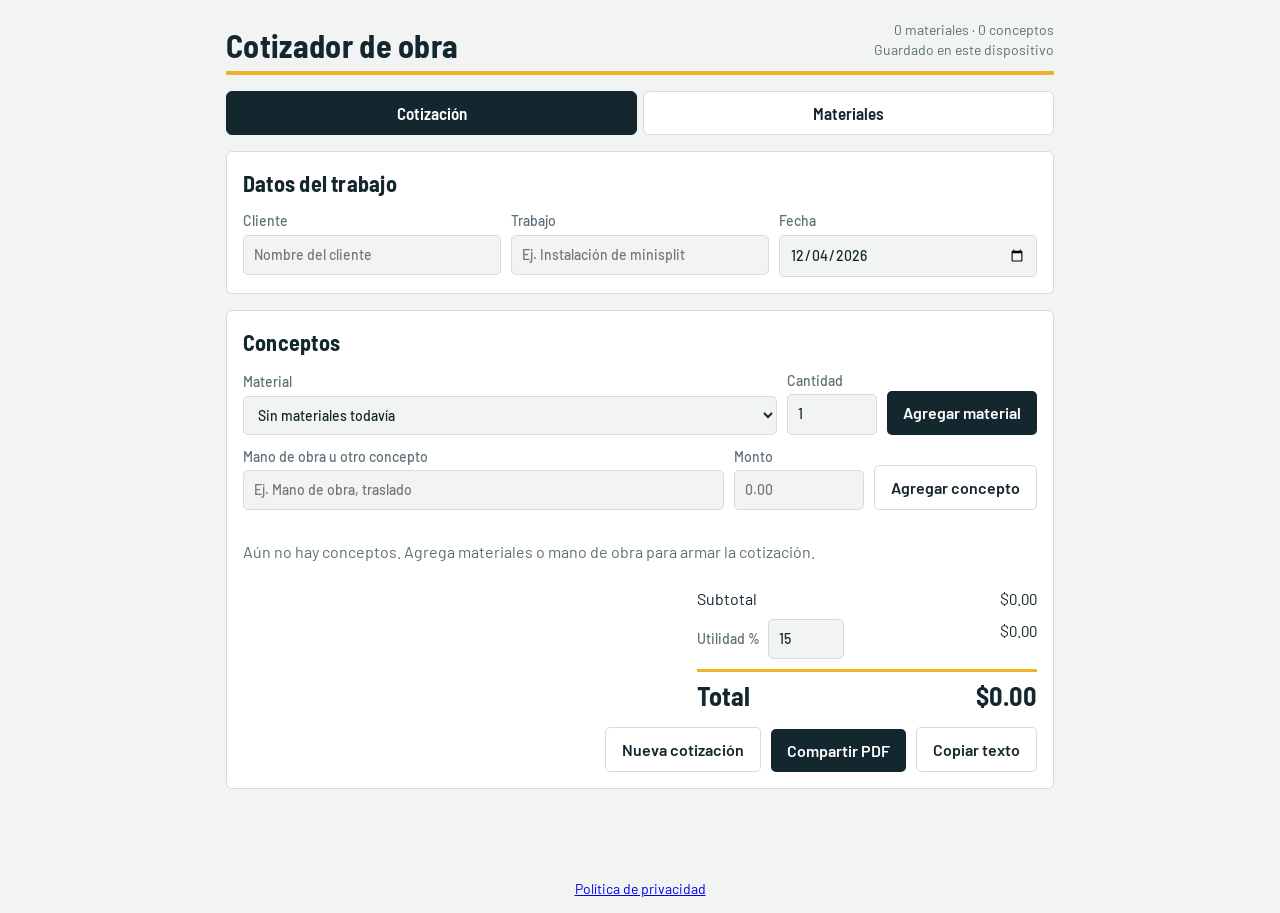
<file: index.html>
<!DOCTYPE html>
<html lang="es">
<head>
<meta charset="utf-8">
<meta name="viewport" content="width=device-width, initial-scale=1, viewport-fit=cover">
<title>Cotizador de obra</title>
<link rel="stylesheet" href="css/styles.css">
<meta name="theme-color" content="#14262e">
<link rel="manifest" href="manifest.webmanifest">
<link rel="icon" href="icons/icon-192.png">
<link rel="apple-touch-icon" href="icons/icon-192.png">
</head>
<body>
<div class="wrap">
<header><h1>Cotizador de obra</h1><div style="text-align:right"><div class="meta" id="count"></div><div class="meta">Guardado en este dispositivo</div></div></header>
<div class="tabs" role="tablist">
<button class="tab" role="tab" id="t-q" aria-selected="true">Cotización</button>
<button class="tab" role="tab" id="t-m" aria-selected="false">Materiales</button>
</div>

<section id="v-q">
<div class="panel">
<h2>Datos del trabajo</h2>
<div class="grid">
<label>Cliente<input id="cli" placeholder="Nombre del cliente"></label>
<label>Trabajo<input id="job" placeholder="Ej. Instalación de minisplit"></label>
<label>Fecha<input id="fec" type="date"></label>
</div>
</div>
<div class="panel">
<h2>Conceptos</h2>
<div class="row" style="margin-top:0">
<label style="flex:2;min-width:180px">Material<select id="selM"></select></label>
<label style="width:90px">Cantidad<input id="selQ" type="number" min="0" step="any" value="1"></label>
<button class="btn" id="addM">Agregar material</button>
</div>
<div class="row">
<label style="flex:2;min-width:180px">Mano de obra u otro concepto<input id="lab" placeholder="Ej. Mano de obra, traslado"></label>
<label style="width:130px">Monto<input id="labP" type="number" min="0" step="any" placeholder="0.00"></label>
<button class="btn ghost" id="addL">Agregar concepto</button>
</div>
<div id="lines"></div>
<div class="totals">
<div><span>Subtotal</span><span class="num" id="sub"></span></div>
<div><label style="display:flex;align-items:center;gap:8px">Utilidad %<input id="mar" type="number" min="0" step="any" value="15" style="width:76px;margin:0"></label><span class="num" id="marV"></span></div>
<div class="grand"><span>Total</span><span class="num" id="tot"></span></div>
</div>
<div class="row noprint" style="justify-content:flex-end">
<button class="btn ghost" id="clr">Nueva cotización</button>
<button class="btn" id="shr">Compartir PDF</button>
<button class="btn ghost" id="cpy">Copiar texto</button>
</div>
</div>
</section>

<section id="v-m" hidden>
<div class="panel">
<h2 id="mTitle">Agregar material</h2>
<div class="grid">
<label>Nombre<input id="mN" placeholder="Ej. Tubo de cobre 3/8"></label>
<label>Unidad<input id="mU" placeholder="pza, m, kg…"></label>
<label>Precio por unidad<input id="mP" type="number" min="0" step="any" placeholder="0.00"></label>
<label>Foto (opcional)<input id="mF" type="file" accept="image/*"></label>
</div>
<div class="row">
<button class="btn" id="mS">Guardar material</button>
<button class="btn ghost" id="mC" hidden>Cancelar edición</button>
</div>
</div>
<div class="panel">
<h2>Mis materiales</h2>
<div id="mList"></div>
</div>
</section>
</div>
<p class="meta noprint" id="adStatus" hidden style="text-align:center;white-space:pre-line;font-size:12px"></p>
<p class="meta noprint" style="text-align:center"><button class="btn ghost sm" id="privBtn" hidden>Privacidad y anuncios</button> <a href="privacidad/">Política de privacidad</a></p>
<div class="toast" id="toast" role="status"></div>

<script src="js/vendor/capacitor.js"></script>
<script src="js/utils.js"></script>
<script src="js/state.js"></script>
<script src="js/materials.js"></script>
<script src="js/quote.js"></script>
<script src="js/render.js"></script>
<script src="js/vendor/jspdf.umd.min.js"></script>
<script src="js/pdf.js"></script>
<script src="js/ads-config.js"></script>
<script src="js/ads.js"></script>
<script src="js/main.js"></script>
<script>if("serviceWorker" in navigator&&location.protocol.indexOf("http")===0)navigator.serviceWorker.register("sw.js").catch(function(){});</script>
</body>
</html>
</file>
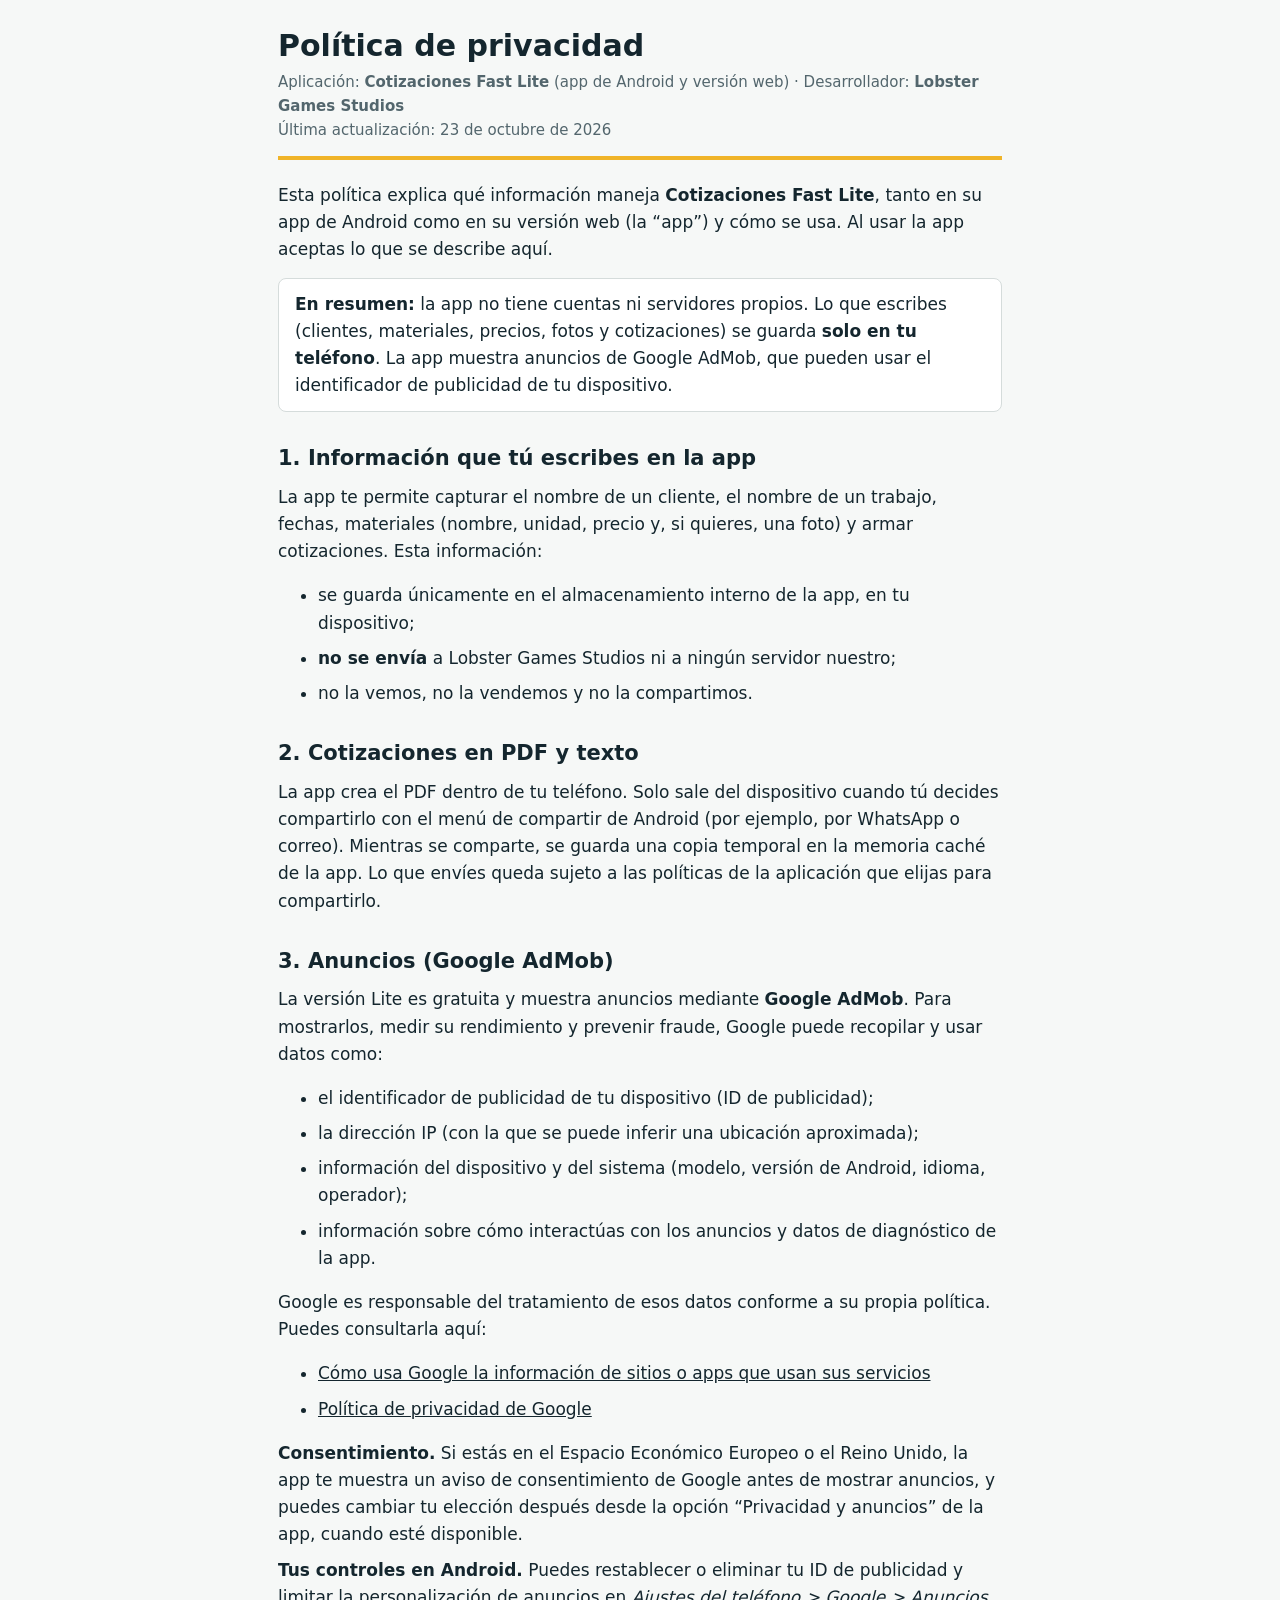
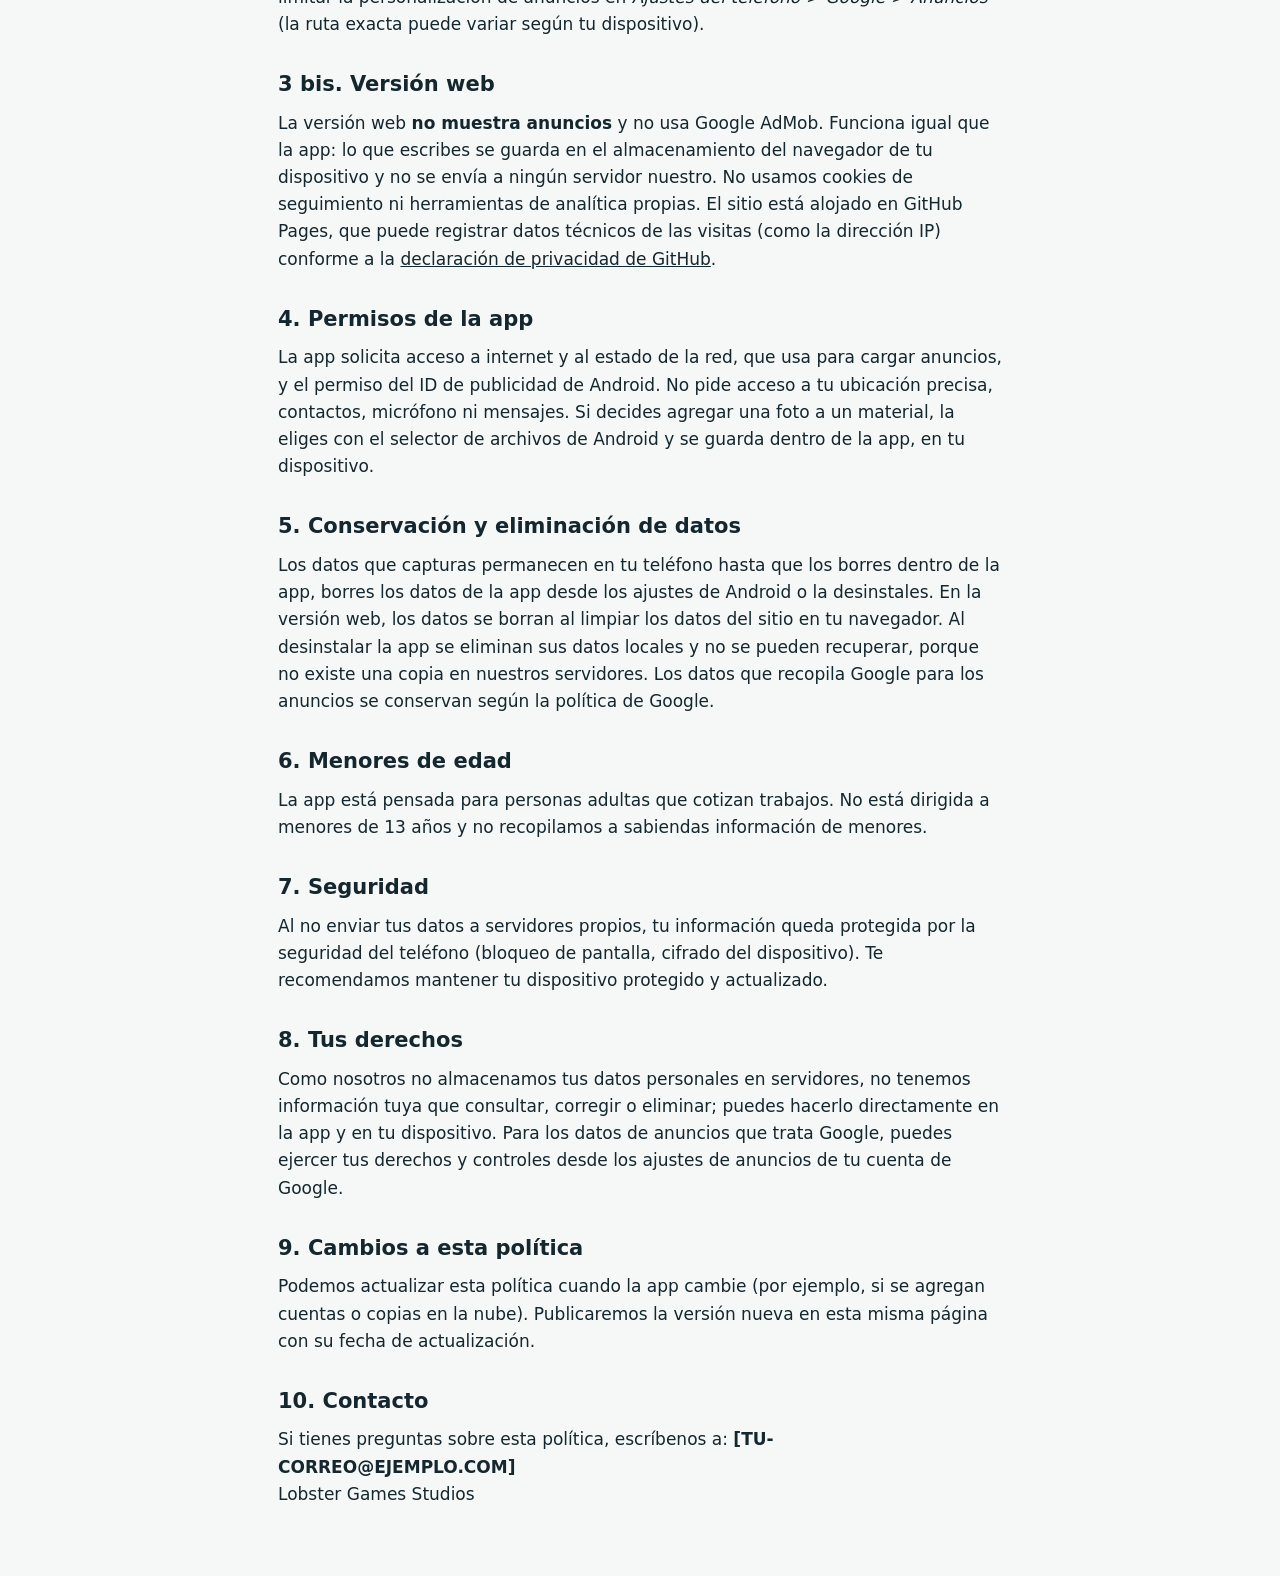
<file: privacidad/index.html>
<!DOCTYPE html>
<html lang="es-MX">
<head>
<meta charset="utf-8">
<meta name="viewport" content="width=device-width, initial-scale=1">
<title>Política de privacidad – Cotizaciones Fast Lite</title>
<style>
:root{--bg:#f6f8f7;--ink:#14262e;--mute:#53666d;--line:#d5dcdb;--acc:#f0b429;--card:#fff}
@media (prefers-color-scheme:dark){:root{--bg:#0f1a1f;--ink:#e8eeee;--mute:#9fb1b7;--line:#2d4049;--card:#18272e}}
*{box-sizing:border-box}
body{margin:0;background:var(--bg);color:var(--ink);font:17px/1.6 system-ui,-apple-system,"Segoe UI",Roboto,Arial,sans-serif}
main{max-width:760px;margin:0 auto;padding:28px 18px 60px}
header{border-bottom:4px solid var(--acc);padding-bottom:14px;margin-bottom:22px}
h1{font-size:30px;line-height:1.2;margin:0 0 6px}
h2{font-size:21px;margin:30px 0 8px}
p,li{margin:8px 0}
.mute{color:var(--mute);font-size:15px}
.box{background:var(--card);border:1px solid var(--line);border-radius:8px;padding:12px 16px;margin:14px 0}
a{color:inherit}
</style>
</head>
<body>
<main>
<header>
<h1>Política de privacidad</h1>
<div class="mute">Aplicación: <strong>Cotizaciones Fast Lite</strong> (app de Android y versión web) · Desarrollador: <strong>Lobster Games Studios</strong><br>Última actualización: 23 de octubre de 2026</div>
</header>

<p>Esta política explica qué información maneja <strong>Cotizaciones Fast Lite</strong>, tanto en su app de Android como en su versión web (la “app”) y cómo se usa. Al usar la app aceptas lo que se describe aquí.</p>

<div class="box"><strong>En resumen:</strong> la app no tiene cuentas ni servidores propios. Lo que escribes (clientes, materiales, precios, fotos y cotizaciones) se guarda <strong>solo en tu teléfono</strong>. La app muestra anuncios de Google AdMob, que pueden usar el identificador de publicidad de tu dispositivo.</div>

<h2>1. Información que tú escribes en la app</h2>
<p>La app te permite capturar el nombre de un cliente, el nombre de un trabajo, fechas, materiales (nombre, unidad, precio y, si quieres, una foto) y armar cotizaciones. Esta información:</p>
<ul>
<li>se guarda únicamente en el almacenamiento interno de la app, en tu dispositivo;</li>
<li><strong>no se envía</strong> a Lobster Games Studios ni a ningún servidor nuestro;</li>
<li>no la vemos, no la vendemos y no la compartimos.</li>
</ul>

<h2>2. Cotizaciones en PDF y texto</h2>
<p>La app crea el PDF dentro de tu teléfono. Solo sale del dispositivo cuando tú decides compartirlo con el menú de compartir de Android (por ejemplo, por WhatsApp o correo). Mientras se comparte, se guarda una copia temporal en la memoria caché de la app. Lo que envíes queda sujeto a las políticas de la aplicación que elijas para compartirlo.</p>

<h2>3. Anuncios (Google AdMob)</h2>
<p>La versión Lite es gratuita y muestra anuncios mediante <strong>Google AdMob</strong>. Para mostrarlos, medir su rendimiento y prevenir fraude, Google puede recopilar y usar datos como:</p>
<ul>
<li>el identificador de publicidad de tu dispositivo (ID de publicidad);</li>
<li>la dirección IP (con la que se puede inferir una ubicación aproximada);</li>
<li>información del dispositivo y del sistema (modelo, versión de Android, idioma, operador);</li>
<li>información sobre cómo interactúas con los anuncios y datos de diagnóstico de la app.</li>
</ul>
<p>Google es responsable del tratamiento de esos datos conforme a su propia política. Puedes consultarla aquí:</p>
<ul>
<li><a href="https://policies.google.com/technologies/partner-sites" rel="noopener">Cómo usa Google la información de sitios o apps que usan sus servicios</a></li>
<li><a href="https://policies.google.com/privacy" rel="noopener">Política de privacidad de Google</a></li>
</ul>
<p><strong>Consentimiento.</strong> Si estás en el Espacio Económico Europeo o el Reino Unido, la app te muestra un aviso de consentimiento de Google antes de mostrar anuncios, y puedes cambiar tu elección después desde la opción “Privacidad y anuncios” de la app, cuando esté disponible.</p>
<p><strong>Tus controles en Android.</strong> Puedes restablecer o eliminar tu ID de publicidad y limitar la personalización de anuncios en <em>Ajustes del teléfono &gt; Google &gt; Anuncios</em> (la ruta exacta puede variar según tu dispositivo).</p>

<h2>3 bis. Versión web</h2>
<p>La versión web <strong>no muestra anuncios</strong> y no usa Google AdMob. Funciona igual que la app: lo que escribes se guarda en el almacenamiento del navegador de tu dispositivo y no se envía a ningún servidor nuestro. No usamos cookies de seguimiento ni herramientas de analítica propias. El sitio está alojado en GitHub Pages, que puede registrar datos técnicos de las visitas (como la dirección IP) conforme a la <a href="https://docs.github.com/en/site-policy/privacy-policies/github-general-privacy-statement" rel="noopener">declaración de privacidad de GitHub</a>.</p>

<h2>4. Permisos de la app</h2>
<p>La app solicita acceso a internet y al estado de la red, que usa para cargar anuncios, y el permiso del ID de publicidad de Android. No pide acceso a tu ubicación precisa, contactos, micrófono ni mensajes. Si decides agregar una foto a un material, la eliges con el selector de archivos de Android y se guarda dentro de la app, en tu dispositivo.</p>

<h2>5. Conservación y eliminación de datos</h2>
<p>Los datos que capturas permanecen en tu teléfono hasta que los borres dentro de la app, borres los datos de la app desde los ajustes de Android o la desinstales. En la versión web, los datos se borran al limpiar los datos del sitio en tu navegador. Al desinstalar la app se eliminan sus datos locales y no se pueden recuperar, porque no existe una copia en nuestros servidores. Los datos que recopila Google para los anuncios se conservan según la política de Google.</p>

<h2>6. Menores de edad</h2>
<p>La app está pensada para personas adultas que cotizan trabajos. No está dirigida a menores de 13 años y no recopilamos a sabiendas información de menores.</p>

<h2>7. Seguridad</h2>
<p>Al no enviar tus datos a servidores propios, tu información queda protegida por la seguridad del teléfono (bloqueo de pantalla, cifrado del dispositivo). Te recomendamos mantener tu dispositivo protegido y actualizado.</p>

<h2>8. Tus derechos</h2>
<p>Como nosotros no almacenamos tus datos personales en servidores, no tenemos información tuya que consultar, corregir o eliminar; puedes hacerlo directamente en la app y en tu dispositivo. Para los datos de anuncios que trata Google, puedes ejercer tus derechos y controles desde los ajustes de anuncios de tu cuenta de Google.</p>

<h2>9. Cambios a esta política</h2>
<p>Podemos actualizar esta política cuando la app cambie (por ejemplo, si se agregan cuentas o copias en la nube). Publicaremos la versión nueva en esta misma página con su fecha de actualización.</p>

<h2>10. Contacto</h2>
<p>Si tienes preguntas sobre esta política, escríbenos a: <strong>[TU-CORREO@EJEMPLO.COM]</strong><br>Lobster Games Studios</p>
</main>
</body>
</html>
</file>
<file: css/styles.css>
@font-face{font-family:'Barlow';font-weight:400;font-style:normal;font-display:swap;src:url(../fonts/barlow-latin-400-normal.woff2) format('woff2')}
@font-face{font-family:'Barlow';font-weight:500;font-style:normal;font-display:swap;src:url(../fonts/barlow-latin-500-normal.woff2) format('woff2')}
@font-face{font-family:'Barlow';font-weight:600;font-style:normal;font-display:swap;src:url(../fonts/barlow-latin-600-normal.woff2) format('woff2')}
@font-face{font-family:'Barlow Semi Condensed';font-weight:600;font-style:normal;font-display:swap;src:url(../fonts/barlow-semi-condensed-latin-600-normal.woff2) format('woff2')}
@font-face{font-family:'Barlow Semi Condensed';font-weight:700;font-style:normal;font-display:swap;src:url(../fonts/barlow-semi-condensed-latin-700-normal.woff2) format('woff2')}
:root{--bg:#f2f4f3;--surface:#fff;--ink:#14262e;--mute:#5d6f76;--line:#d5dcdb;--acc:#f0b429;--accink:#14262e;--btn:#14262e;--btntxt:#fff;--danger:#b3261e;
box-sizing:border-box;padding-top:env(safe-area-inset-top,0px);padding-bottom:env(safe-area-inset-bottom,0px)}
@media (prefers-color-scheme:dark){:root:not([data-theme="light"]){--bg:#0f1a1f;--surface:#18272e;--ink:#e8eeee;--mute:#92a5ab;--line:#2d4049;--btn:#f0b429;--btntxt:#14262e;--danger:#ff8a80}}
:root[data-theme="dark"]{--bg:#0f1a1f;--surface:#18272e;--ink:#e8eeee;--mute:#92a5ab;--line:#2d4049;--btn:#f0b429;--btntxt:#14262e;--danger:#ff8a80}
*{box-sizing:border-box}
html{scroll-padding-top:env(safe-area-inset-top,0px)}
body{margin:0;background:var(--bg);color:var(--ink);font:16px/1.45 Barlow,system-ui,sans-serif}
h1,h2,h3{font-family:"Barlow Semi Condensed",Barlow,sans-serif;margin:0;letter-spacing:.01em}
.wrap{max-width:860px;margin:0 auto;padding:20px 16px 60px}
header{display:flex;align-items:end;justify-content:space-between;gap:12px;border-bottom:4px solid var(--acc);padding-bottom:10px;margin-bottom:16px}
h1{font-size:32px;line-height:1}
.tabs{display:flex;gap:6px;margin-bottom:16px}
.tab{flex:1;padding:11px;border:1px solid var(--line);background:var(--surface);color:var(--ink);font:600 17px "Barlow Semi Condensed",sans-serif;cursor:pointer;border-radius:6px}
.tab[aria-selected=true]{background:var(--btn);color:var(--btntxt);border-color:var(--btn)}
.panel{background:var(--surface);border:1px solid var(--line);border-radius:6px;padding:16px;margin-bottom:16px}
.panel h2{font-size:22px;margin-bottom:12px}
.grid{display:grid;grid-template-columns:repeat(auto-fit,minmax(170px,1fr));gap:10px}
label{display:block;font-size:14px;color:var(--mute);font-weight:500}
input,select{width:100%;margin-top:3px;padding:9px 10px;border:1px solid var(--line);border-radius:5px;background:var(--bg);color:var(--ink);font:inherit}
input:focus-visible,select:focus-visible,button:focus-visible{outline:3px solid var(--acc);outline-offset:1px}
button{font:inherit;cursor:pointer}
.btn{background:var(--btn);color:var(--btntxt);border:0;border-radius:5px;padding:10px 16px;font-weight:600}
.btn.ghost{background:transparent;color:var(--ink);border:1px solid var(--line)}
.btn.sm{padding:6px 10px;font-size:14px}
.btn.del{color:var(--danger);background:transparent;border:1px solid var(--line)}
.row{display:flex;gap:10px;flex-wrap:wrap;align-items:end;margin-top:12px}
.item{display:flex;align-items:center;gap:12px;padding:10px 0;border-top:1px solid var(--line)}
.thumb{width:52px;height:52px;border-radius:5px;background:var(--bg);border:1px solid var(--line);object-fit:cover;flex:none;display:grid;place-items:center;color:var(--mute);font-size:12px}
.grow{flex:1;min-width:0}
.name{font-weight:600}
.meta{color:var(--mute);font-size:14px}
.num{font-variant-numeric:tabular-nums;text-align:right;white-space:nowrap}
.qty{width:76px;margin:0}
.empty{color:var(--mute);padding:14px 0 4px}
.totals{margin-left:auto;max-width:340px;margin-top:14px}
.totals div{display:flex;justify-content:space-between;padding:4px 0}
.totals .grand{border-top:3px solid var(--acc);margin-top:6px;padding-top:8px;font:700 26px "Barlow Semi Condensed",sans-serif}
.toast{position:fixed;left:50%;transform:translateX(-50%);bottom:calc(20px + var(--ad-h,0px) + env(safe-area-inset-bottom,0px));background:var(--btn);color:var(--btntxt);padding:10px 16px;border-radius:6px;font-weight:600;opacity:0;pointer-events:none;transition:opacity .2s}
.toast.on{opacity:1}
@media print{.tabs,.noprint,button{display:none!important}.panel{border:0}}
body{padding-bottom:var(--ad-h,0px)}
</file>
